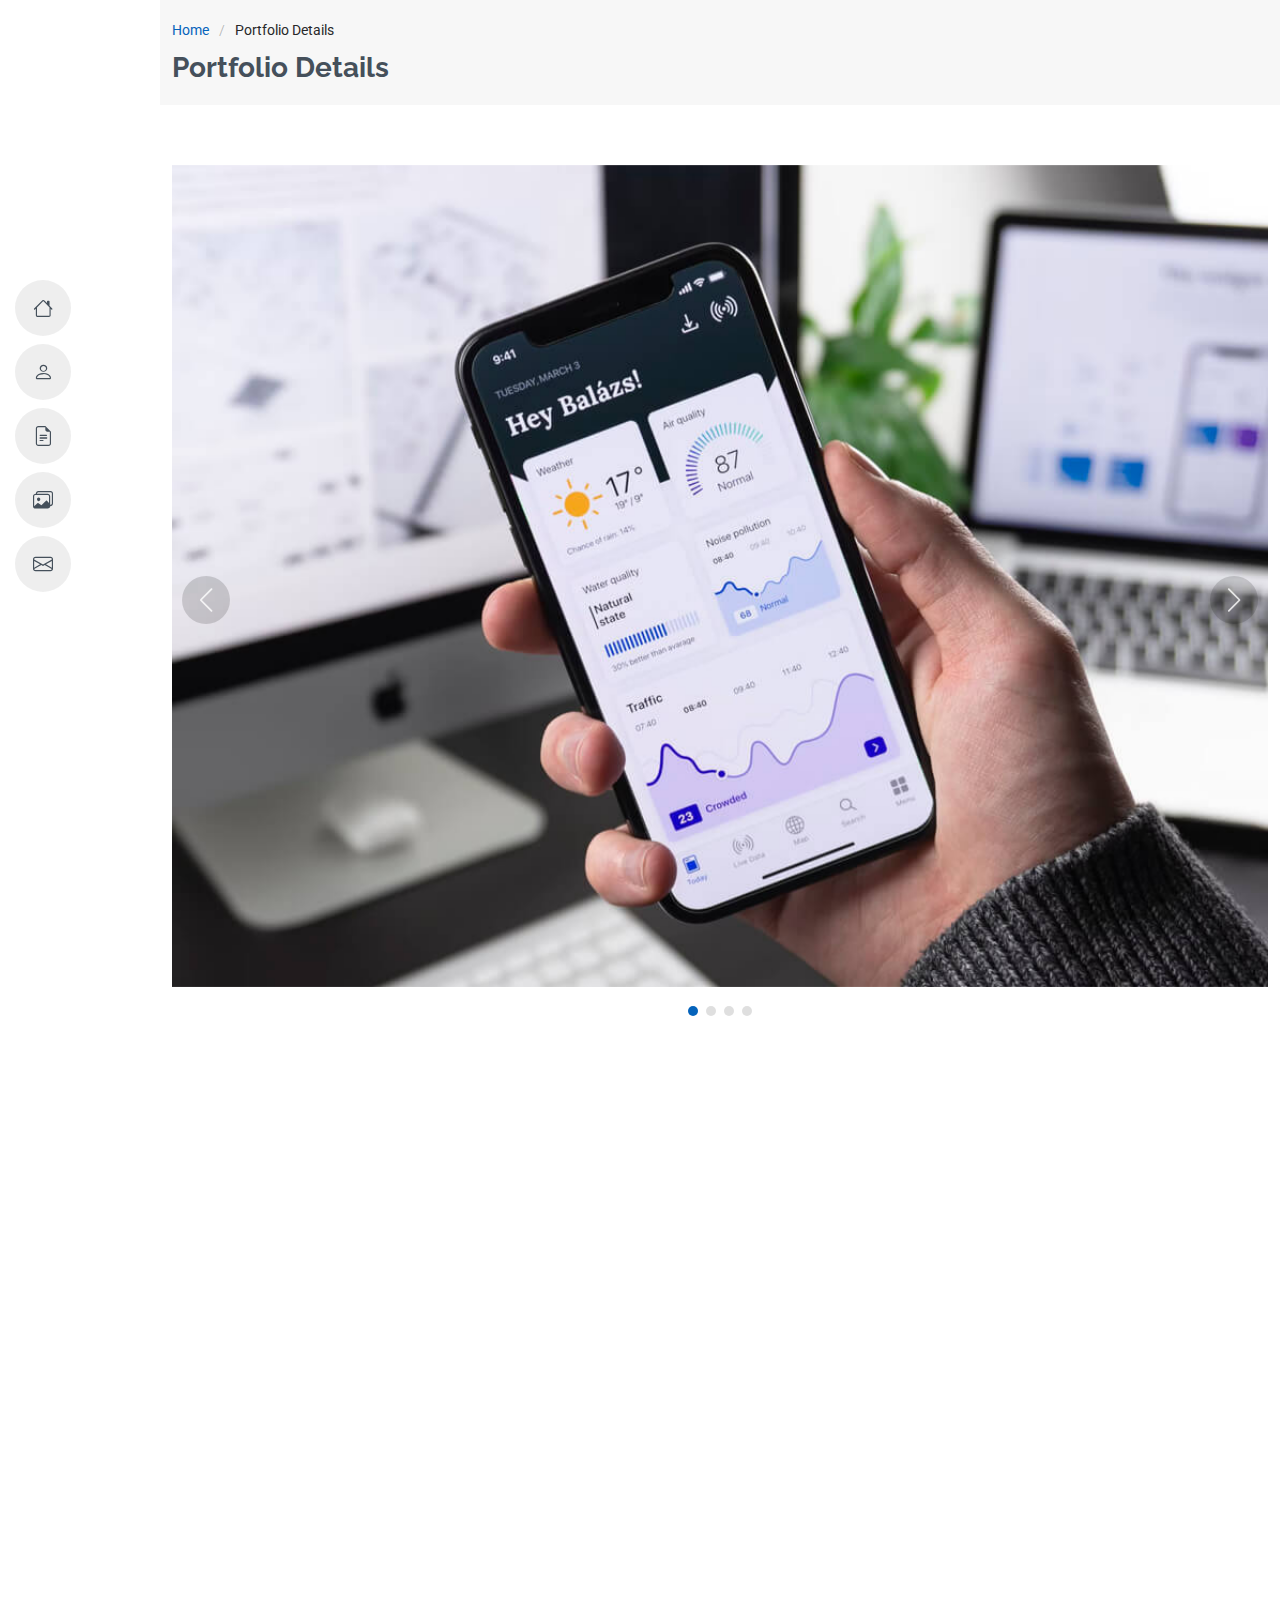
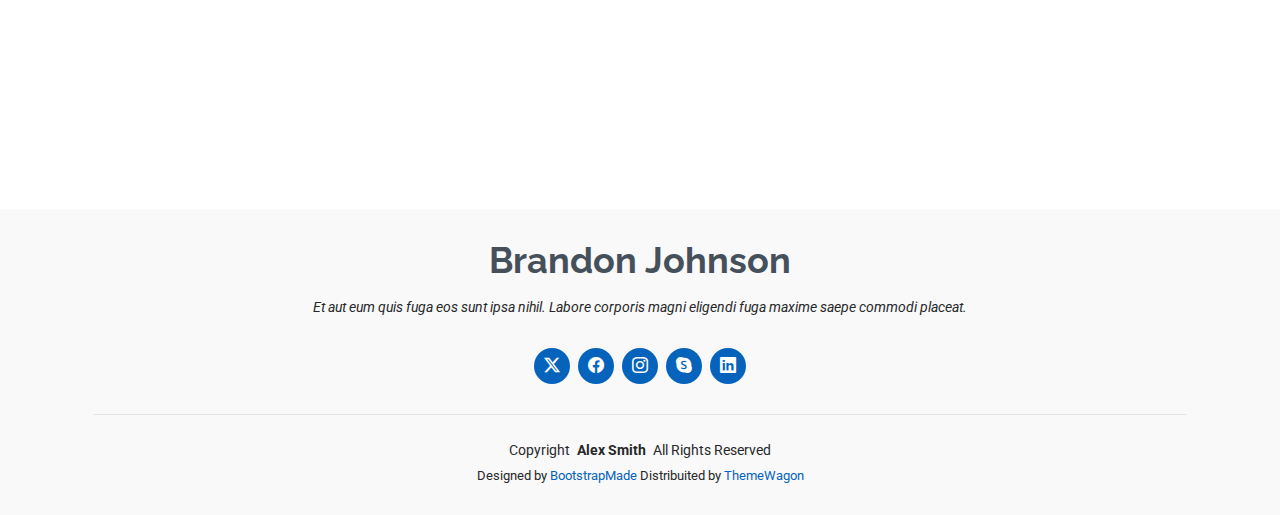
<file: portfolio-details.html>
<!DOCTYPE html>
<html lang="en">

<head>
  <meta charset="utf-8">
  <meta content="width=device-width, initial-scale=1.0" name="viewport">
  <title>Portfolio Details - MyResume Bootstrap Template</title>
  <meta content="" name="description">
  <meta content="" name="keywords">

  <!-- Favicons -->
  <link href="assets/img/favicon.png" rel="icon">
  <link href="assets/img/apple-touch-icon.png" rel="apple-touch-icon">

  <!-- Fonts -->
  <link href="https://fonts.googleapis.com" rel="preconnect">
  <link href="https://fonts.gstatic.com" rel="preconnect" crossorigin>
  <link href="https://fonts.googleapis.com/css2?family=Roboto:ital,wght@0,100;0,300;0,400;0,500;0,700;0,900;1,100;1,300;1,400;1,500;1,700;1,900&family=Poppins:ital,wght@0,100;0,200;0,300;0,400;0,500;0,600;0,700;0,800;0,900;1,100;1,200;1,300;1,400;1,500;1,600;1,700;1,800;1,900&family=Raleway:ital,wght@0,100;0,200;0,300;0,400;0,500;0,600;0,700;0,800;0,900;1,100;1,200;1,300;1,400;1,500;1,600;1,700;1,800;1,900&display=swap" rel="stylesheet">

  <!-- Vendor CSS Files -->
  <link href="assets/vendor/bootstrap/css/bootstrap.min.css" rel="stylesheet">
  <link href="assets/vendor/bootstrap-icons/bootstrap-icons.css" rel="stylesheet">
  <link href="assets/vendor/aos/aos.css" rel="stylesheet">
  <link href="assets/vendor/glightbox/css/glightbox.min.css" rel="stylesheet">
  <link href="assets/vendor/swiper/swiper-bundle.min.css" rel="stylesheet">

  <!-- Main CSS File -->
  <link href="assets/css/main.css" rel="stylesheet">

  <!-- =======================================================
  * Template Name: MyResume
  * Template URL: https://bootstrapmade.com/free-html-bootstrap-template-my-resume/
  * Updated: Jun 29 2024 with Bootstrap v5.3.3
  * Author: BootstrapMade.com
  * License: https://bootstrapmade.com/license/
  ======================================================== -->
</head>

<body class="portfolio-details-page">

  <header id="header" class="header d-flex flex-column justify-content-center">

    <i class="header-toggle d-xl-none bi bi-list"></i>

    <nav id="navmenu" class="navmenu">
      <ul>
        <li><a href="#hero"><i class="bi bi-house navicon"></i><span>Home</span></a></li>
        <li><a href="#about"><i class="bi bi-person navicon"></i><span>About</span></a></li>
        <li><a href="#resume"><i class="bi bi-file-earmark-text navicon"></i><span>Resume</span></a></li>
        <li><a href="#portfolio"><i class="bi bi-images navicon"></i><span>Portfolio</span></a></li>
        <!-- <li><a href="#services"><i class="bi bi-hdd-stack navicon"></i><span>Services</span></a></li> -->
        <li><a href="#contact"><i class="bi bi-envelope navicon"></i><span>Contact</span></a></li>
      </ul>
    </nav>

  </header>

  <main class="main">

    <!-- Page Title -->
    <div class="page-title" data-aos="fade">
      <div class="container">
        <nav class="breadcrumbs">
          <ol>
            <li><a href="index.html">Home</a></li>
            <li class="current">Portfolio Details</li>
          </ol>
        </nav>
        <h1>Portfolio Details</h1>
      </div>
    </div><!-- End Page Title -->

    <!-- Portfolio Details Section -->
    <section id="portfolio-details" class="portfolio-details section">

      <div class="container" data-aos="fade-up">

        <div class="portfolio-details-slider swiper init-swiper">
          <script type="application/json" class="swiper-config">
            {
              "loop": true,
              "speed": 600,
              "autoplay": {
                "delay": 5000
              },
              "slidesPerView": "auto",
              "navigation": {
                "nextEl": ".swiper-button-next",
                "prevEl": ".swiper-button-prev"
              },
              "pagination": {
                "el": ".swiper-pagination",
                "type": "bullets",
                "clickable": true
              }
            }
          </script>
          <div class="swiper-wrapper align-items-center">

            <div class="swiper-slide">
              <img src="assets/img/portfolio/app-1.jpg" alt="">
            </div>

            <div class="swiper-slide">
              <img src="assets/img/portfolio/product-1.jpg" alt="">
            </div>

            <div class="swiper-slide">
              <img src="assets/img/portfolio/branding-1.jpg" alt="">
            </div>

            <div class="swiper-slide">
              <img src="assets/img/portfolio/books-1.jpg" alt="">
            </div>

          </div>
          <div class="swiper-button-prev"></div>
          <div class="swiper-button-next"></div>
          <div class="swiper-pagination"></div>
        </div>

        <div class="row justify-content-between gy-4 mt-4">

          <div class="col-lg-8" data-aos="fade-up">
            <div class="portfolio-description">
              <h2>This is an example of portfolio details</h2>
              <p>
                Autem ipsum nam porro corporis rerum. Quis eos dolorem eos itaque inventore commodi labore quia quia. Exercitationem repudiandae officiis neque suscipit non officia eaque itaque enim. Voluptatem officia accusantium nesciunt est omnis tempora consectetur dignissimos. Sequi nulla at esse enim cum deserunt eius.
              </p>
              <p>
                Amet consequatur qui dolore veniam voluptatem voluptatem sit. Non aspernatur atque natus ut cum nam et. Praesentium error dolores rerum minus sequi quia veritatis eum. Eos et doloribus doloremque nesciunt molestiae laboriosam.
              </p>

              <div class="testimonial-item">
                <p>
                  <i class="bi bi-quote quote-icon-left"></i>
                  <span>Export tempor illum tamen malis malis eram quae irure esse labore quem cillum quid cillum eram malis quorum velit fore eram velit sunt aliqua noster fugiat irure amet legam anim culpa.</span>
                  <i class="bi bi-quote quote-icon-right"></i>
                </p>
                <div>
                  <img src="assets/img/testimonials/testimonials-2.jpg" class="testimonial-img" alt="">
                  <h3>Sara Wilsson</h3>
                  <h4>Designer</h4>
                </div>
              </div>

              <p>
                Impedit ipsum quae et aliquid doloribus et voluptatem quasi. Perspiciatis occaecati earum et magnam animi. Quibusdam non qui ea vitae suscipit vitae sunt. Repudiandae incidunt cumque minus deserunt assumenda tempore. Delectus voluptas necessitatibus est.
              </p>

              <p>
                Sunt voluptatum sapiente facilis quo odio aut ipsum repellat debitis. Molestiae et autem libero. Explicabo et quod necessitatibus similique quis dolor eum. Numquam eaque praesentium rem et qui nesciunt.
              </p>

            </div>
          </div>

          <div class="col-lg-3" data-aos="fade-up" data-aos-delay="100">
            <div class="portfolio-info">
              <h3>Project information</h3>
              <ul>
                <li><strong>Category</strong> Web design</li>
                <li><strong>Client</strong> ASU Company</li>
                <li><strong>Project date</strong> 01 March, 2020</li>
                <li><strong>Project URL</strong> <a href="#">www.example.com</a></li>
                <li><a href="#" class="btn-visit align-self-start">Visit Website</a></li>
              </ul>
            </div>
          </div>

        </div>

      </div>

    </section><!-- /Portfolio Details Section -->

  </main>

  <footer id="footer" class="footer position-relative light-background">
    <div class="container">
      <h3 class="sitename">Brandon Johnson</h3>
      <p>Et aut eum quis fuga eos sunt ipsa nihil. Labore corporis magni eligendi fuga maxime saepe commodi placeat.</p>
      <div class="social-links d-flex justify-content-center">
        <a href=""><i class="bi bi-twitter-x"></i></a>
        <a href=""><i class="bi bi-facebook"></i></a>
        <a href=""><i class="bi bi-instagram"></i></a>
        <a href=""><i class="bi bi-skype"></i></a>
        <a href=""><i class="bi bi-linkedin"></i></a>
      </div>
      <div class="container">
        <div class="copyright">
          <span>Copyright</span> <strong class="px-1 sitename">Alex Smith</strong> <span>All Rights Reserved</span>
        </div>
        <div class="credits">
          <!-- All the links in the footer should remain intact. -->
          <!-- You can delete the links only if you've purchased the pro version. -->
          <!-- Licensing information: https://bootstrapmade.com/license/ -->
          <!-- Purchase the pro version with working PHP/AJAX contact form: [buy-url] -->
          Designed by <a href="https://bootstrapmade.com/">BootstrapMade</a> Distribuited by <a href="https://themewagon.com">ThemeWagon</a>
        </div>
      </div>
    </div>
  </footer>

  <!-- Scroll Top -->
  <a href="#" id="scroll-top" class="scroll-top d-flex align-items-center justify-content-center"><i class="bi bi-arrow-up-short"></i></a>

  <!-- Preloader -->
  <div id="preloader"></div>

  <!-- Vendor JS Files -->
  <script src="assets/vendor/bootstrap/js/bootstrap.bundle.min.js"></script>
  <script src="assets/vendor/php-email-form/validate.js"></script>
  <script src="assets/vendor/aos/aos.js"></script>
  <script src="assets/vendor/typed.js/typed.umd.js"></script>
  <script src="assets/vendor/purecounter/purecounter_vanilla.js"></script>
  <script src="assets/vendor/waypoints/noframework.waypoints.js"></script>
  <script src="assets/vendor/glightbox/js/glightbox.min.js"></script>
  <script src="assets/vendor/imagesloaded/imagesloaded.pkgd.min.js"></script>
  <script src="assets/vendor/isotope-layout/isotope.pkgd.min.js"></script>
  <script src="assets/vendor/swiper/swiper-bundle.min.js"></script>

  <!-- Main JS File -->
  <script src="assets/js/main.js"></script>

</body>

</html>
</file>
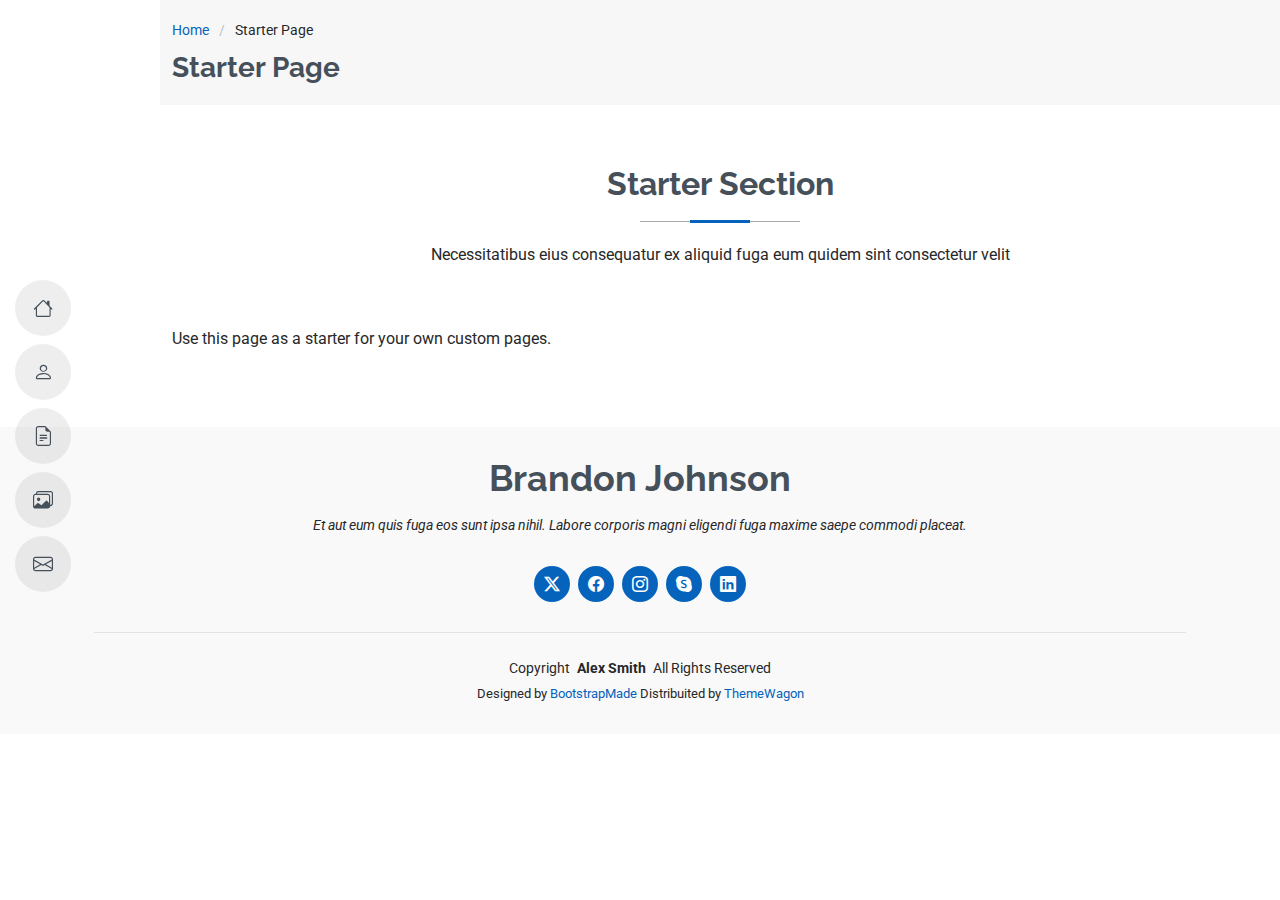
<file: starter-page.html>
<!DOCTYPE html>
<html lang="en">

<head>
  <meta charset="utf-8">
  <meta content="width=device-width, initial-scale=1.0" name="viewport">
  <title>Starter Page - MyResume Bootstrap Template</title>
  <meta content="" name="description">
  <meta content="" name="keywords">

  <!-- Favicons -->
  <link href="assets/img/favicon.png" rel="icon">
  <link href="assets/img/apple-touch-icon.png" rel="apple-touch-icon">

  <!-- Fonts -->
  <link href="https://fonts.googleapis.com" rel="preconnect">
  <link href="https://fonts.gstatic.com" rel="preconnect" crossorigin>
  <link href="https://fonts.googleapis.com/css2?family=Roboto:ital,wght@0,100;0,300;0,400;0,500;0,700;0,900;1,100;1,300;1,400;1,500;1,700;1,900&family=Poppins:ital,wght@0,100;0,200;0,300;0,400;0,500;0,600;0,700;0,800;0,900;1,100;1,200;1,300;1,400;1,500;1,600;1,700;1,800;1,900&family=Raleway:ital,wght@0,100;0,200;0,300;0,400;0,500;0,600;0,700;0,800;0,900;1,100;1,200;1,300;1,400;1,500;1,600;1,700;1,800;1,900&display=swap" rel="stylesheet">

  <!-- Vendor CSS Files -->
  <link href="assets/vendor/bootstrap/css/bootstrap.min.css" rel="stylesheet">
  <link href="assets/vendor/bootstrap-icons/bootstrap-icons.css" rel="stylesheet">
  <link href="assets/vendor/aos/aos.css" rel="stylesheet">
  <link href="assets/vendor/glightbox/css/glightbox.min.css" rel="stylesheet">
  <link href="assets/vendor/swiper/swiper-bundle.min.css" rel="stylesheet">

  <!-- Main CSS File -->
  <link href="assets/css/main.css" rel="stylesheet">

  <!-- =======================================================
  * Template Name: MyResume
  * Template URL: https://bootstrapmade.com/free-html-bootstrap-template-my-resume/
  * Updated: Jun 29 2024 with Bootstrap v5.3.3
  * Author: BootstrapMade.com
  * License: https://bootstrapmade.com/license/
  ======================================================== -->
</head>

<body class="starter-page-page">

  <header id="header" class="header d-flex flex-column justify-content-center">

    <i class="header-toggle d-xl-none bi bi-list"></i>

    <nav id="navmenu" class="navmenu">
      <ul>
        <li><a href="#hero"><i class="bi bi-house navicon"></i><span>Home</span></a></li>
        <li><a href="#about"><i class="bi bi-person navicon"></i><span>About</span></a></li>
        <li><a href="#resume"><i class="bi bi-file-earmark-text navicon"></i><span>Resume</span></a></li>
        <li><a href="#portfolio"><i class="bi bi-images navicon"></i><span>Portfolio</span></a></li>
        <!-- <li><a href="#services"><i class="bi bi-hdd-stack navicon"></i><span>Services</span></a></li> -->
        <li><a href="#contact"><i class="bi bi-envelope navicon"></i><span>Contact</span></a></li>
      </ul>
    </nav>

  </header>

  <main class="main">

    <!-- Page Title -->
    <div class="page-title" data-aos="fade">
      <div class="container">
        <nav class="breadcrumbs">
          <ol>
            <li><a href="index.html">Home</a></li>
            <li class="current">Starter Page</li>
          </ol>
        </nav>
        <h1>Starter Page</h1>
      </div>
    </div><!-- End Page Title -->

    <!-- Starter Section Section -->
    <section id="starter-section" class="starter-section section">

      <!-- Section Title -->
      <div class="container section-title" data-aos="fade-up">
        <h2>Starter Section</h2>
        <p>Necessitatibus eius consequatur ex aliquid fuga eum quidem sint consectetur velit</p>
      </div><!-- End Section Title -->

      <div class="container" data-aos="fade-up">
        <p>Use this page as a starter for your own custom pages.</p>
      </div>

    </section><!-- /Starter Section Section -->

  </main>

  <footer id="footer" class="footer position-relative light-background">
    <div class="container">
      <h3 class="sitename">Brandon Johnson</h3>
      <p>Et aut eum quis fuga eos sunt ipsa nihil. Labore corporis magni eligendi fuga maxime saepe commodi placeat.</p>
      <div class="social-links d-flex justify-content-center">
        <a href=""><i class="bi bi-twitter-x"></i></a>
        <a href=""><i class="bi bi-facebook"></i></a>
        <a href=""><i class="bi bi-instagram"></i></a>
        <a href=""><i class="bi bi-skype"></i></a>
        <a href=""><i class="bi bi-linkedin"></i></a>
      </div>
      <div class="container">
        <div class="copyright">
          <span>Copyright</span> <strong class="px-1 sitename">Alex Smith</strong> <span>All Rights Reserved</span>
        </div>
        <div class="credits">
          <!-- All the links in the footer should remain intact. -->
          <!-- You can delete the links only if you've purchased the pro version. -->
          <!-- Licensing information: https://bootstrapmade.com/license/ -->
          <!-- Purchase the pro version with working PHP/AJAX contact form: [buy-url] -->
          Designed by <a href="https://bootstrapmade.com/">BootstrapMade</a> Distribuited by <a href="https://themewagon.com">ThemeWagon</a>
        </div>
      </div>
    </div>
  </footer>

  <!-- Scroll Top -->
  <a href="#" id="scroll-top" class="scroll-top d-flex align-items-center justify-content-center"><i class="bi bi-arrow-up-short"></i></a>

  <!-- Preloader -->
  <div id="preloader"></div>

  <!-- Vendor JS Files -->
  <script src="assets/vendor/bootstrap/js/bootstrap.bundle.min.js"></script>
  <script src="assets/vendor/php-email-form/validate.js"></script>
  <script src="assets/vendor/aos/aos.js"></script>
  <script src="assets/vendor/typed.js/typed.umd.js"></script>
  <script src="assets/vendor/purecounter/purecounter_vanilla.js"></script>
  <script src="assets/vendor/waypoints/noframework.waypoints.js"></script>
  <script src="assets/vendor/glightbox/js/glightbox.min.js"></script>
  <script src="assets/vendor/imagesloaded/imagesloaded.pkgd.min.js"></script>
  <script src="assets/vendor/isotope-layout/isotope.pkgd.min.js"></script>
  <script src="assets/vendor/swiper/swiper-bundle.min.js"></script>

  <!-- Main JS File -->
  <script src="assets/js/main.js"></script>

</body>

</html>
</file>
<file: assets/css/main.css>
/**
* Template Name: MyResume
* Template URL: https://bootstrapmade.com/free-html-bootstrap-template-my-resume/
* Updated: Jun 29 2024 with Bootstrap v5.3.3
* Author: BootstrapMade.com
* License: https://bootstrapmade.com/license/
*/

/*--------------------------------------------------------------
# Font & Color Variables
# Help: https://bootstrapmade.com/color-system/
--------------------------------------------------------------*/
/* Fonts */
:root {
  --default-font: "Roboto",  system-ui, -apple-system, "Segoe UI", Roboto, "Helvetica Neue", Arial, "Noto Sans", "Liberation Sans", sans-serif, "Apple Color Emoji", "Segoe UI Emoji", "Segoe UI Symbol", "Noto Color Emoji";
  --heading-font: "Raleway",  sans-serif;
  --nav-font: "Poppins",  sans-serif;
}

/* Global Colors - The following color variables are used throughout the website. Updating them here will change the color scheme of the entire website */
:root { 
  --background-color: #ffffff; /* Background color for the entire website, including individual sections */
  --default-color: #272829; /* Default color used for the majority of the text content across the entire website */
  --heading-color: #45505b; /* Color for headings, subheadings and title throughout the website */
  --accent-color: #0563bb; /* Accent color that represents your brand on the website. It's used for buttons, links, and other elements that need to stand out */
  --surface-color: #ffffff; /* The surface color is used as a background of boxed elements within sections, such as cards, icon boxes, or other elements that require a visual separation from the global background. */
  --contrast-color: #ffffff; /* Contrast color for text, ensuring readability against backgrounds of accent, heading, or default colors. */
}

/* Nav Menu Colors - The following color variables are used specifically for the navigation menu. They are separate from the global colors to allow for more customization options */
:root {
  --nav-color: #45505b;  /* The default color of the main navmenu links */
  --nav-hover-color: #0563bb; /* Applied to main navmenu links when they are hovered over or active */
  --nav-mobile-background-color: #ffffff; /* Used as the background color for mobile navigation menu */
  --nav-dropdown-background-color: #ffffff; /* Used as the background color for dropdown items that appear when hovering over primary navigation items */
  --nav-dropdown-color: #212529; /* Used for navigation links of the dropdown items in the navigation menu. */
  --nav-dropdown-hover-color: #0563bb; /* Similar to --nav-hover-color, this color is applied to dropdown navigation links when they are hovered over. */
}

/* Color Presets - These classes override global colors when applied to any section or element, providing reuse of the sam color scheme. */

.light-background {
  --background-color: #f9f9f9;
  --surface-color: #ffffff;
}

.dark-background {
  --background-color: #060606;
  --default-color: #ffffff;
  --heading-color: #ffffff;
  --surface-color: #252525;
  --contrast-color: #ffffff;
}

/* Smooth scroll */
:root {
  scroll-behavior: smooth;
}

/*--------------------------------------------------------------
# General Styling & Shared Classes
--------------------------------------------------------------*/
body {
  color: var(--default-color);
  background-color: var(--background-color);
  font-family: var(--default-font);
}

a {
  color: var(--accent-color);
  text-decoration: none;
  transition: 0.3s;
}

a:hover {
  color: color-mix(in srgb, var(--accent-color), transparent 25%);
  text-decoration: none;
}

h1,
h2,
h3,
h4,
h5,
h6 {
  color: var(--heading-color);
  font-family: var(--heading-font);
}

/* PHP Email Form Messages
------------------------------*/
.php-email-form .error-message {
  display: none;
  background: #df1529;
  color: #ffffff;
  text-align: left;
  padding: 15px;
  margin-bottom: 24px;
  font-weight: 600;
}

.php-email-form .sent-message {
  display: none;
  color: #ffffff;
  background: #059652;
  text-align: center;
  padding: 15px;
  margin-bottom: 24px;
  font-weight: 600;
}

.php-email-form .loading {
  display: none;
  background: var(--surface-color);
  text-align: center;
  padding: 15px;
  margin-bottom: 24px;
}

.php-email-form .loading:before {
  content: "";
  display: inline-block;
  border-radius: 50%;
  width: 24px;
  height: 24px;
  margin: 0 10px -6px 0;
  border: 3px solid var(--accent-color);
  border-top-color: var(--surface-color);
  animation: php-email-form-loading 1s linear infinite;
}

@keyframes php-email-form-loading {
  0% {
    transform: rotate(0deg);
  }

  100% {
    transform: rotate(360deg);
  }
}

/*--------------------------------------------------------------
# Global Header
--------------------------------------------------------------*/
.header {
  color: var(--default-color);
  position: fixed;
  top: 0;
  left: 0;
  bottom: 0;
  padding: 0 15px;
  transition: all ease-in-out 0.3s;
  overflow-y: auto;
  z-index: 997;
  min-width: 200px;
}

@media (max-width: 1199px) {
  .header {
    background-color: var(--background-color);
    border-right: 1px solid color-mix(in srgb, var(--default-color), transparent 90%);
    width: 300px;
    left: -100%;
  }
}

@media (min-width: 1200px) and (max-width: 1600px) {
  .header~main {
    margin-left: 160px;
  }

  .header~main .hero {
    margin-left: -160px;
    width: 100vw;
  }
}

.header.header-show {
  left: 0;
}

.header .header-toggle {
  color: var(--contrast-color);
  background-color: var(--accent-color);
  font-size: 22px;
  display: flex;
  align-items: center;
  justify-content: center;
  width: 40px;
  height: 40px;
  border-radius: 50%;
  cursor: pointer;
  position: fixed;
  top: 15px;
  right: 15px;
  z-index: 9999;
  transition: background-color 0.3s;
}

.header .header-toggle:hover {
  color: var(--contrast-color);
  background-color: color-mix(in srgb, var(--accent-color) 90%, white 15%);
}

/*--------------------------------------------------------------
# Navigation Menu
--------------------------------------------------------------*/
.navmenu {
  padding: 0;
  z-index: 9997;
}

.navmenu ul {
  list-style: none;
  padding: 0 0 20px 0;
  margin: 0;
  width: 140px;
}

.navmenu a,
.navmenu a:focus {
  color: var(--nav-color);
  font-family: var(--nav-font);
  display: flex;
  align-items: center;
  padding: 10px 18px;
  margin-bottom: 8px;
  font-size: 15px;
  border-radius: 50px;
  background: color-mix(in srgb, var(--default-color), transparent 92%);
  height: 56px;
  width: 100%;
  overflow: hidden;
  transition: 0.3s;
}

.navmenu a i,
.navmenu a:focus i {
  font-size: 20px;
}

.navmenu a span,
.navmenu a:focus span {
  padding: 0 5px 0 7px;
}

@media (min-width: 992px) {

  .navmenu a,
  .navmenu a:focus {
    max-width: 56px;
  }

  .navmenu a span,
  .navmenu a:focus span {
    display: none;
  }
}

.navmenu a:hover,
.navmenu .active,
.navmenu .active:focus,
.navmenu li:hover>a {
  color: var(--contrast-color);
  background: var(--nav-hover-color);
}

.navmenu a:hover,
.navmenu li:hover>a {
  max-width: 100%;
  color: var(--contrast-color);
}

.navmenu a:hover span,
.navmenu li:hover>a span {
  display: block;
}

/*--------------------------------------------------------------
# Global Footer
--------------------------------------------------------------*/
.footer {
  color: var(--default-color);
  background-color: var(--background-color);
  font-size: 14px;
  text-align: center;
  padding: 30px 0;
  position: relative;
}

.footer h3 {
  font-size: 36px;
  font-weight: 700;
  position: relative;
  padding: 0;
  margin: 0 0 15px 0;
}

.footer p {
  font-size: 15;
  font-style: italic;
  padding: 0;
  margin: 0 0 30px 0;
}

.footer .social-links {
  margin: 0 0 30px 0;
}

.footer .social-links a {
  font-size: 16px;
  display: flex;
  align-items: center;
  justify-content: center;
  background: var(--accent-color);
  color: var(--contrast-color);
  line-height: 1;
  margin: 0 4px;
  border-radius: 50%;
  text-align: center;
  width: 36px;
  height: 36px;
  transition: 0.3s;
}

.footer .social-links a:hover {
  background: color-mix(in srgb, var(--accent-color), transparent 20%);
  text-decoration: none;
}

.footer .copyright {
  padding-top: 25px;
  border-top: 1px solid color-mix(in srgb, var(--default-color), transparent 90%);
}

.footer .credits {
  font-size: 13px;
  padding-top: 5px;
}

/*--------------------------------------------------------------
# Preloader
--------------------------------------------------------------*/
#preloader {
  position: fixed;
  inset: 0;
  z-index: 999999;
  overflow: hidden;
  background: var(--background-color);
  transition: all 0.6s ease-out;
}

#preloader:before {
  content: "";
  position: fixed;
  top: calc(50% - 30px);
  left: calc(50% - 30px);
  border: 6px solid #ffffff;
  border-color: var(--accent-color) transparent var(--accent-color) transparent;
  border-radius: 50%;
  width: 60px;
  height: 60px;
  animation: animate-preloader 1.5s linear infinite;
}

@keyframes animate-preloader {
  0% {
    transform: rotate(0deg);
  }

  100% {
    transform: rotate(360deg);
  }
}

/*--------------------------------------------------------------
# Scroll Top Button
--------------------------------------------------------------*/
.scroll-top {
  position: fixed;
  visibility: hidden;
  opacity: 0;
  right: 15px;
  bottom: -15px;
  z-index: 99999;
  background-color: var(--accent-color);
  width: 44px;
  height: 44px;
  border-radius: 50px;
  transition: all 0.4s;
}

.scroll-top i {
  font-size: 24px;
  color: var(--contrast-color);
  line-height: 0;
}

.scroll-top:hover {
  background-color: color-mix(in srgb, var(--accent-color), transparent 20%);
  color: var(--contrast-color);
}

.scroll-top.active {
  visibility: visible;
  opacity: 1;
  bottom: 15px;
}

/*--------------------------------------------------------------
# Disable aos animation delay on mobile devices
--------------------------------------------------------------*/
@media screen and (max-width: 768px) {
  [data-aos-delay] {
    transition-delay: 0 !important;
  }
}

/*--------------------------------------------------------------
# Global Page Titles & Breadcrumbs
--------------------------------------------------------------*/
.page-title {
  --background-color: color-mix(in srgb, var(--default-color), transparent 96%);
  color: var(--default-color);
  background-color: var(--background-color);
  padding: 20px 0;
  position: relative;
}

.page-title h1 {
  font-size: 28px;
  font-weight: 700;
  margin: 0;
}

.page-title .breadcrumbs ol {
  display: flex;
  flex-wrap: wrap;
  list-style: none;
  padding: 0 0 10px 0;
  margin: 0;
  font-size: 14px;
  font-weight: 400;
}

.page-title .breadcrumbs ol li+li {
  padding-left: 10px;
}

.page-title .breadcrumbs ol li+li::before {
  content: "/";
  display: inline-block;
  padding-right: 10px;
  color: color-mix(in srgb, var(--default-color), transparent 70%);
}

/*--------------------------------------------------------------
# Global Sections
--------------------------------------------------------------*/
section,
.section {
  color: var(--default-color);
  background-color: var(--background-color);
  padding: 60px 0;
  overflow: clip;
}

/*--------------------------------------------------------------
# Global Section Titles
--------------------------------------------------------------*/
.section-title {
  text-align: center;
  padding-bottom: 60px;
  position: relative;
}

.section-title h2 {
  font-size: 32px;
  font-weight: 700;
  margin-bottom: 20px;
  padding-bottom: 20px;
  position: relative;
}

.section-title h2:before {
  content: "";
  position: absolute;
  display: block;
  width: 160px;
  height: 1px;
  background: color-mix(in srgb, var(--default-color), transparent 60%);
  left: 0;
  right: 0;
  bottom: 1px;
  margin: auto;
}

.section-title h2::after {
  content: "";
  position: absolute;
  display: block;
  width: 60px;
  height: 3px;
  background: var(--accent-color);
  left: 0;
  right: 0;
  bottom: 0;
  margin: auto;
}

.section-title p {
  margin-bottom: 0;
}

/*--------------------------------------------------------------
# Hero Section
--------------------------------------------------------------*/
.hero {
  width: 100%;
  min-height: 100vh;
  position: relative;
  padding: 80px 0;
  display: flex;
  align-items: center;
  justify-content: center;
}

.hero img {
  position: absolute;
  inset: 0;
  display: block;
  width: 100%;
  height: 100%;
  object-fit: cover;
  z-index: 1;
}

.hero:before {
  content: "";
  background: color-mix(in srgb, var(--background-color), transparent 30%);
  position: absolute;
  inset: 0;
  z-index: 2;
}

.hero .container {
  position: relative;
  z-index: 3;
}

.hero h2 {
  margin: 0;
  font-size: 64px;
  font-weight: 700;
}

.hero p {
  margin: 5px 0 0 0;
  font-size: 26px;
}

.hero p span {
  letter-spacing: 1px;
  border-bottom: 2px solid var(--accent-color);
}

.hero .social-links {
  margin-top: 25px;
}

.hero .social-links a {
  font-size: 20px;
  display: inline-block;
  color: color-mix(in srgb, var(--default-color), transparent 30%);
  line-height: 1;
  margin-right: 20px;
  transition: 0.3s;
}

.hero .social-links a:hover {
  color: var(--accent-color);
}

@media (max-width: 768px) {
  .hero h2 {
    font-size: 32px;
  }

  .hero p {
    font-size: 20px;
  }
}

/*--------------------------------------------------------------
# About Section
--------------------------------------------------------------*/
.about .content h2 {
  font-weight: 700;
  font-size: 24px;
}

.about .content ul {
  list-style: none;
  padding: 0;
}

.about .content ul li {
  margin-bottom: 20px;
  display: flex;
  align-items: center;
}

.about .content ul strong {
  margin-right: 10px;
}

.about .content ul i {
  font-size: 16px;
  margin-right: 5px;
  color: var(--accent-color);
  line-height: 0;
}

/*--------------------------------------------------------------
# Stats Section
--------------------------------------------------------------*/
.stats i {
  background-color: var(--accent-color);
  color: var(--contrast-color);
  width: 54px;
  height: 54px;
  font-size: 24px;
  border-radius: 50px;
  display: inline-flex;
  align-items: center;
  justify-content: center;
  position: relative;
  z-index: 1;
}

.stats .stats-item {
  margin-top: 10px;
  width: 100%;
  position: relative;
  text-align: center;
  z-index: 0;
}

.stats .stats-item span {
  font-size: 36px;
  display: block;
  font-weight: 700;
  color: color-mix(in srgb, var(--default-color), transparent 20%);
}

.stats .stats-item p {
  padding: 0;
  margin: 0;
  color: color-mix(in srgb, var(--default-color), transparent 50%);
  font-size: 16px;
}

/*--------------------------------------------------------------
# Skills Section
--------------------------------------------------------------*/
.skills .progress {
  height: 60px;
  display: block;
  background: none;
  border-radius: 0;
}

.skills .progress .skill {
  color: var(--heading-color);
  padding: 0;
  margin: 0 0 6px 0;
  text-transform: uppercase;
  display: block;
  font-weight: 600;
  font-family: var(--heading-font);
}

.skills .progress .skill .val {
  float: right;
  font-style: normal;
}

.skills .progress-bar-wrap {
  background: color-mix(in srgb, var(--default-color), transparent 90%);
  height: 10px;
}

.skills .progress-bar {
  width: 1px;
  height: 10px;
  transition: 0.9s;
  background-color: var(--accent-color);
}

/*--------------------------------------------------------------
# Resume Section
--------------------------------------------------------------*/
.resume .resume-title {
  color: var(--heading-color);
  font-size: 26px;
  font-weight: 700;
  margin-top: 20px;
  margin-bottom: 20px;
}

.resume .resume-item {
  padding: 0 0 20px 20px;
  margin-top: -2px;
  border-left: 2px solid var(--accent-color);
  position: relative;
}

.resume .resume-item h4 {
  line-height: 18px;
  font-size: 18px;
  font-weight: 600;
  text-transform: uppercase;
  color: color-mix(in srgb, var(--default-color), transparent 20%);
  margin-bottom: 10px;
}

.resume .resume-item h5 {
  font-size: 16px;
  padding: 5px 15px;
  display: inline-block;
  font-weight: 600;
  margin-bottom: 10px;
}

.resume .resume-item ul {
  padding-left: 20px;
}

.resume .resume-item ul li {
  padding-bottom: 10px;
}

.resume .resume-item:last-child {
  padding-bottom: 0;
}

.resume .resume-item::before {
  content: "";
  position: absolute;
  width: 16px;
  height: 16px;
  border-radius: 50px;
  left: -9px;
  top: 0;
  background: var(--background-color);
  border: 2px solid var(--accent-color);
}

/*--------------------------------------------------------------
# Portfolio Section
--------------------------------------------------------------*/
.portfolio .portfolio-filters {
  padding: 0;
  margin: 0 auto 20px auto;
  list-style: none;
  text-align: center;
}

.portfolio .portfolio-filters li {
  cursor: pointer;
  display: inline-block;
  padding: 8px 20px 10px 20px;
  margin: 0;
  font-size: 15px;
  font-weight: 500;
  line-height: 1;
  margin-bottom: 5px;
  border-radius: 50px;
  transition: all 0.3s ease-in-out;
  font-family: var(--heading-font);
}

.portfolio .portfolio-filters li:hover,
.portfolio .portfolio-filters li.filter-active {
  color: var(--contrast-color);
  background-color: var(--accent-color);
}

.portfolio .portfolio-filters li:first-child {
  margin-left: 0;
}

.portfolio .portfolio-filters li:last-child {
  margin-right: 0;
}

@media (max-width: 575px) {
  .portfolio .portfolio-filters li {
    font-size: 14px;
    margin: 0 0 10px 0;
  }
}

.portfolio .portfolio-item {
  position: relative;
  overflow: hidden;
}

.portfolio .portfolio-item .portfolio-info {
  opacity: 0;
  position: absolute;
  left: 12px;
  right: 12px;
  bottom: -100%;
  z-index: 3;
  transition: all ease-in-out 0.5s;
  background: color-mix(in srgb, var(--background-color), transparent 10%);
  padding: 15px;
}

.portfolio .portfolio-item .portfolio-info h4 {
  font-size: 18px;
  font-weight: 600;
  padding-right: 50px;
}

.portfolio .portfolio-item .portfolio-info p {
  color: color-mix(in srgb, var(--default-color), transparent 30%);
  font-size: 14px;
  margin-bottom: 0;
  padding-right: 50px;
}

.portfolio .portfolio-item .portfolio-info .preview-link,
.portfolio .portfolio-item .portfolio-info .details-link {
  position: absolute;
  right: 50px;
  font-size: 24px;
  top: calc(50% - 14px);
  color: color-mix(in srgb, var(--default-color), transparent 30%);
  transition: 0.3s;
  line-height: 0;
}

.portfolio .portfolio-item .portfolio-info .preview-link:hover,
.portfolio .portfolio-item .portfolio-info .details-link:hover {
  color: var(--accent-color);
}

.portfolio .portfolio-item .portfolio-info .details-link {
  right: 14px;
  font-size: 28px;
}

.portfolio .portfolio-item:hover .portfolio-info {
  opacity: 1;
  bottom: 0;
}

/*--------------------------------------------------------------
# Services Section
--------------------------------------------------------------*/
.services .service-item {
  background-color: var(--surface-color);
  box-shadow: 0px 5px 90px 0px rgba(0, 0, 0, 0.1);
  height: 100%;
  padding: 60px 30px;
  text-align: center;
  transition: 0.3s;
  border-radius: 5px;
}

.services .service-item .icon {
  margin: 0 auto;
  width: 100px;
  height: 100px;
  display: flex;
  align-items: center;
  justify-content: center;
  transition: ease-in-out 0.3s;
  position: relative;
}

.services .service-item .icon i {
  font-size: 36px;
  transition: 0.5s;
  position: relative;
}

.services .service-item .icon svg {
  position: absolute;
  top: 0;
  left: 0;
}

.services .service-item .icon svg path {
  transition: 0.5s;
  fill: color-mix(in srgb, var(--default-color), transparent 95%);
}

.services .service-item h3 {
  font-weight: 700;
  margin: 10px 0 15px 0;
  font-size: 22px;
}

.services .service-item p {
  line-height: 24px;
  font-size: 14px;
  margin-bottom: 0;
}

.services .service-item:hover {
  box-shadow: 0px 5px 35px 0px rgba(0, 0, 0, 0.1);
}

.services .service-item.item-cyan i {
  color: #0dcaf0;
}

.services .service-item.item-cyan:hover .icon i {
  color: #fff;
}

.services .service-item.item-cyan:hover .icon path {
  fill: #0dcaf0;
}

.services .service-item.item-orange i {
  color: #fd7e14;
}

.services .service-item.item-orange:hover .icon i {
  color: #fff;
}

.services .service-item.item-orange:hover .icon path {
  fill: #fd7e14;
}

.services .service-item.item-teal i {
  color: #20c997;
}

.services .service-item.item-teal:hover .icon i {
  color: #fff;
}

.services .service-item.item-teal:hover .icon path {
  fill: #20c997;
}

.services .service-item.item-red i {
  color: #df1529;
}

.services .service-item.item-red:hover .icon i {
  color: #fff;
}

.services .service-item.item-red:hover .icon path {
  fill: #df1529;
}

.services .service-item.item-indigo i {
  color: #6610f2;
}

.services .service-item.item-indigo:hover .icon i {
  color: #fff;
}

.services .service-item.item-indigo:hover .icon path {
  fill: #6610f2;
}

.services .service-item.item-pink i {
  color: #f3268c;
}

.services .service-item.item-pink:hover .icon i {
  color: #fff;
}

.services .service-item.item-pink:hover .icon path {
  fill: #f3268c;
}

/*--------------------------------------------------------------
# Testimonials Section
--------------------------------------------------------------*/
.testimonials .testimonials-carousel,
.testimonials .testimonials-slider {
  overflow: hidden;
}

.testimonials .testimonial-item .testimonial-content {
  border-left: 3px solid var(--accent-color);
  padding-left: 30px;
}

.testimonials .testimonial-item .testimonial-img {
  border-radius: 50%;
  border: 4px solid var(--background-color);
  margin: 0 auto;
}

.testimonials .testimonial-item h3 {
  font-size: 20px;
  font-weight: bold;
  margin: 10px 0 5px 0;
}

.testimonials .testimonial-item h4 {
  font-size: 14px;
  color: color-mix(in srgb, var(--default-color), transparent 40%);
  margin: 0 0 10px 0;
}

.testimonials .testimonial-item .stars i {
  color: #ffc107;
  margin: 0 1px;
}

.testimonials .testimonial-item .quote-icon-left,
.testimonials .testimonial-item .quote-icon-right {
  color: color-mix(in srgb, var(--accent-color), transparent 50%);
  font-size: 26px;
  line-height: 0;
}

.testimonials .testimonial-item .quote-icon-left {
  display: inline-block;
  left: -5px;
  position: relative;
}

.testimonials .testimonial-item .quote-icon-right {
  display: inline-block;
  right: -5px;
  position: relative;
  top: 10px;
  transform: scale(-1, -1);
}

.testimonials .testimonial-item p {
  font-style: italic;
}

.testimonials .swiper-wrapper {
  height: auto;
}

.testimonials .swiper-pagination {
  margin-top: 30px;
  position: relative;
}

.testimonials .swiper-pagination .swiper-pagination-bullet {
  width: 12px;
  height: 12px;
  background-color: color-mix(in srgb, var(--default-color), transparent 85%);
  opacity: 1;
}

.testimonials .swiper-pagination .swiper-pagination-bullet-active {
  background-color: var(--accent-color);
}

/*--------------------------------------------------------------
# Contact Section
--------------------------------------------------------------*/
.contact .info-item+.info-item {
  margin-top: 40px;
}

.contact .info-item i {
  color: var(--accent-color);
  background: color-mix(in srgb, var(--accent-color), transparent 92%);
  font-size: 20px;
  width: 44px;
  height: 44px;
  display: flex;
  justify-content: center;
  align-items: center;
  border-radius: 50px;
  transition: all 0.3s ease-in-out;
  margin-right: 15px;
}

.contact .info-item h3 {
  padding: 0;
  font-size: 18px;
  font-weight: 700;
  margin-bottom: 5px;
}

.contact .info-item p {
  padding: 0;
  margin-bottom: 0;
  font-size: 14px;
}

.contact .info-item:hover i {
  background: var(--accent-color);
  color: var(--contrast-color);
}

.contact .php-email-form {
  height: 100%;
}

.contact .php-email-form input[type=text],
.contact .php-email-form input[type=email],
.contact .php-email-form textarea {
  font-size: 14px;
  padding: 10px 15px;
  box-shadow: none;
  border-radius: 0;
  color: var(--default-color);
  background-color: color-mix(in srgb, var(--background-color), transparent 50%);
  border-color: color-mix(in srgb, var(--default-color), transparent 80%);
}

.contact .php-email-form input[type=text]:focus,
.contact .php-email-form input[type=email]:focus,
.contact .php-email-form textarea:focus {
  border-color: var(--accent-color);
}

.contact .php-email-form input[type=text]::placeholder,
.contact .php-email-form input[type=email]::placeholder,
.contact .php-email-form textarea::placeholder {
  color: color-mix(in srgb, var(--default-color), transparent 70%);
}

.contact .php-email-form button[type=submit] {
  color: var(--contrast-color);
  background: var(--accent-color);
  border: 0;
  padding: 10px 30px;
  transition: 0.4s;
  border-radius: 50px;
}

.contact .php-email-form button[type=submit]:hover {
  background: color-mix(in srgb, var(--accent-color), transparent 25%);
}

/*--------------------------------------------------------------
# Portfolio Details Section
--------------------------------------------------------------*/
.portfolio-details .portfolio-details-slider img {
  width: 100%;
}

.portfolio-details .swiper-wrapper {
  height: auto;
}

.portfolio-details .swiper-button-prev,
.portfolio-details .swiper-button-next {
  width: 48px;
  height: 48px;
}

.portfolio-details .swiper-button-prev:after,
.portfolio-details .swiper-button-next:after {
  color: rgba(255, 255, 255, 0.8);
  background-color: rgba(0, 0, 0, 0.15);
  font-size: 24px;
  border-radius: 50%;
  width: 48px;
  height: 48px;
  display: flex;
  align-items: center;
  justify-content: center;
  transition: 0.3s;
}

.portfolio-details .swiper-button-prev:hover:after,
.portfolio-details .swiper-button-next:hover:after {
  background-color: rgba(0, 0, 0, 0.3);
}

@media (max-width: 575px) {

  .portfolio-details .swiper-button-prev,
  .portfolio-details .swiper-button-next {
    display: none;
  }
}

.portfolio-details .swiper-pagination {
  margin-top: 20px;
  position: relative;
}

.portfolio-details .swiper-pagination .swiper-pagination-bullet {
  width: 10px;
  height: 10px;
  background-color: color-mix(in srgb, var(--default-color), transparent 85%);
  opacity: 1;
}

.portfolio-details .swiper-pagination .swiper-pagination-bullet-active {
  background-color: var(--accent-color);
}

.portfolio-details .portfolio-info h3 {
  font-size: 22px;
  font-weight: 700;
  margin-bottom: 20px;
  padding-bottom: 20px;
  position: relative;
}

.portfolio-details .portfolio-info h3:after {
  content: "";
  position: absolute;
  display: block;
  width: 50px;
  height: 3px;
  background: var(--accent-color);
  left: 0;
  bottom: 0;
}

.portfolio-details .portfolio-info ul {
  list-style: none;
  padding: 0;
  font-size: 15px;
}

.portfolio-details .portfolio-info ul li {
  display: flex;
  flex-direction: column;
  padding-bottom: 15px;
}

.portfolio-details .portfolio-info ul strong {
  text-transform: uppercase;
  font-weight: 400;
  color: color-mix(in srgb, var(--default-color), transparent 50%);
  font-size: 14px;
}

.portfolio-details .portfolio-info .btn-visit {
  padding: 8px 40px;
  background: var(--accent-color);
  color: var(--contrast-color);
  border-radius: 50px;
  transition: 0.3s;
}

.portfolio-details .portfolio-info .btn-visit:hover {
  background: color-mix(in srgb, var(--accent-color), transparent 20%);
}

.portfolio-details .portfolio-description h2 {
  font-size: 26px;
  font-weight: 700;
  margin-bottom: 20px;
}

.portfolio-details .portfolio-description p {
  padding: 0;
}

.portfolio-details .portfolio-description .testimonial-item {
  padding: 30px 30px 0 30px;
  position: relative;
  background: color-mix(in srgb, var(--default-color), transparent 97%);
  margin-bottom: 50px;
}

.portfolio-details .portfolio-description .testimonial-item .testimonial-img {
  width: 90px;
  border-radius: 50px;
  border: 6px solid var(--background-color);
  float: left;
  margin: 0 10px 0 0;
}

.portfolio-details .portfolio-description .testimonial-item h3 {
  font-size: 18px;
  font-weight: bold;
  margin: 15px 0 5px 0;
  padding-top: 20px;
}

.portfolio-details .portfolio-description .testimonial-item h4 {
  font-size: 14px;
  color: #6c757d;
  margin: 0;
}

.portfolio-details .portfolio-description .testimonial-item .quote-icon-left,
.portfolio-details .portfolio-description .testimonial-item .quote-icon-right {
  color: color-mix(in srgb, var(--accent-color), transparent 50%);
  font-size: 26px;
  line-height: 0;
}

.portfolio-details .portfolio-description .testimonial-item .quote-icon-left {
  display: inline-block;
  left: -5px;
  position: relative;
}

.portfolio-details .portfolio-description .testimonial-item .quote-icon-right {
  display: inline-block;
  right: -5px;
  position: relative;
  top: 10px;
  transform: scale(-1, -1);
}

.portfolio-details .portfolio-description .testimonial-item p {
  font-style: italic;
  margin: 0 0 15px 0 0 0;
  padding: 0;
}

/*--------------------------------------------------------------
# Service Details Section
--------------------------------------------------------------*/
.service-details .service-box {
  padding: 20px;
  box-shadow: 0px 2px 20px rgba(0, 0, 0, 0.1);
}

.service-details .service-box+.service-box {
  margin-top: 30px;
}

.service-details .service-box h4 {
  font-size: 20px;
  font-weight: 700;
  border-bottom: 2px solid color-mix(in srgb, var(--default-color), transparent 92%);
  padding-bottom: 15px;
  margin-bottom: 15px;
}

.service-details .services-list a {
  color: color-mix(in srgb, var(--default-color), transparent 20%);
  background-color: color-mix(in srgb, var(--default-color), transparent 96%);
  display: flex;
  align-items: center;
  padding: 12px 15px;
  margin-top: 15px;
  transition: 0.3s;
}

.service-details .services-list a:first-child {
  margin-top: 0;
}

.service-details .services-list a i {
  font-size: 16px;
  margin-right: 8px;
  color: var(--accent-color);
}

.service-details .services-list a.active {
  color: var(--contrast-color);
  background-color: var(--accent-color);
}

.service-details .services-list a.active i {
  color: var(--contrast-color);
}

.service-details .services-list a:hover {
  background-color: color-mix(in srgb, var(--accent-color), transparent 95%);
  color: var(--accent-color);
}

.service-details .download-catalog a {
  color: var(--default-color);
  display: flex;
  align-items: center;
  padding: 10px 0;
  transition: 0.3s;
  border-top: 1px solid color-mix(in srgb, var(--default-color), transparent 90%);
}

.service-details .download-catalog a:first-child {
  border-top: 0;
  padding-top: 0;
}

.service-details .download-catalog a:last-child {
  padding-bottom: 0;
}

.service-details .download-catalog a i {
  font-size: 24px;
  margin-right: 8px;
  color: var(--accent-color);
}

.service-details .download-catalog a:hover {
  color: var(--accent-color);
}

.service-details .help-box {
  background-color: var(--accent-color);
  color: var(--contrast-color);
  margin-top: 30px;
  padding: 30px 15px;
}

.service-details .help-box .help-icon {
  font-size: 48px;
}

.service-details .help-box h4,
.service-details .help-box a {
  color: var(--contrast-color);
}

.service-details .services-img {
  margin-bottom: 20px;
}

.service-details h3 {
  font-size: 26px;
  font-weight: 700;
}

.service-details p {
  font-size: 15px;
}

.service-details ul {
  list-style: none;
  padding: 0;
  font-size: 15px;
}

.service-details ul li {
  padding: 5px 0;
  display: flex;
  align-items: center;
}

.service-details ul i {
  font-size: 20px;
  margin-right: 8px;
  color: var(--accent-color);
}

/*--------------------------------------------------------------
# Starter Section Section
--------------------------------------------------------------*/
.starter-section {
  /* Add your styles here */
}
</file>
